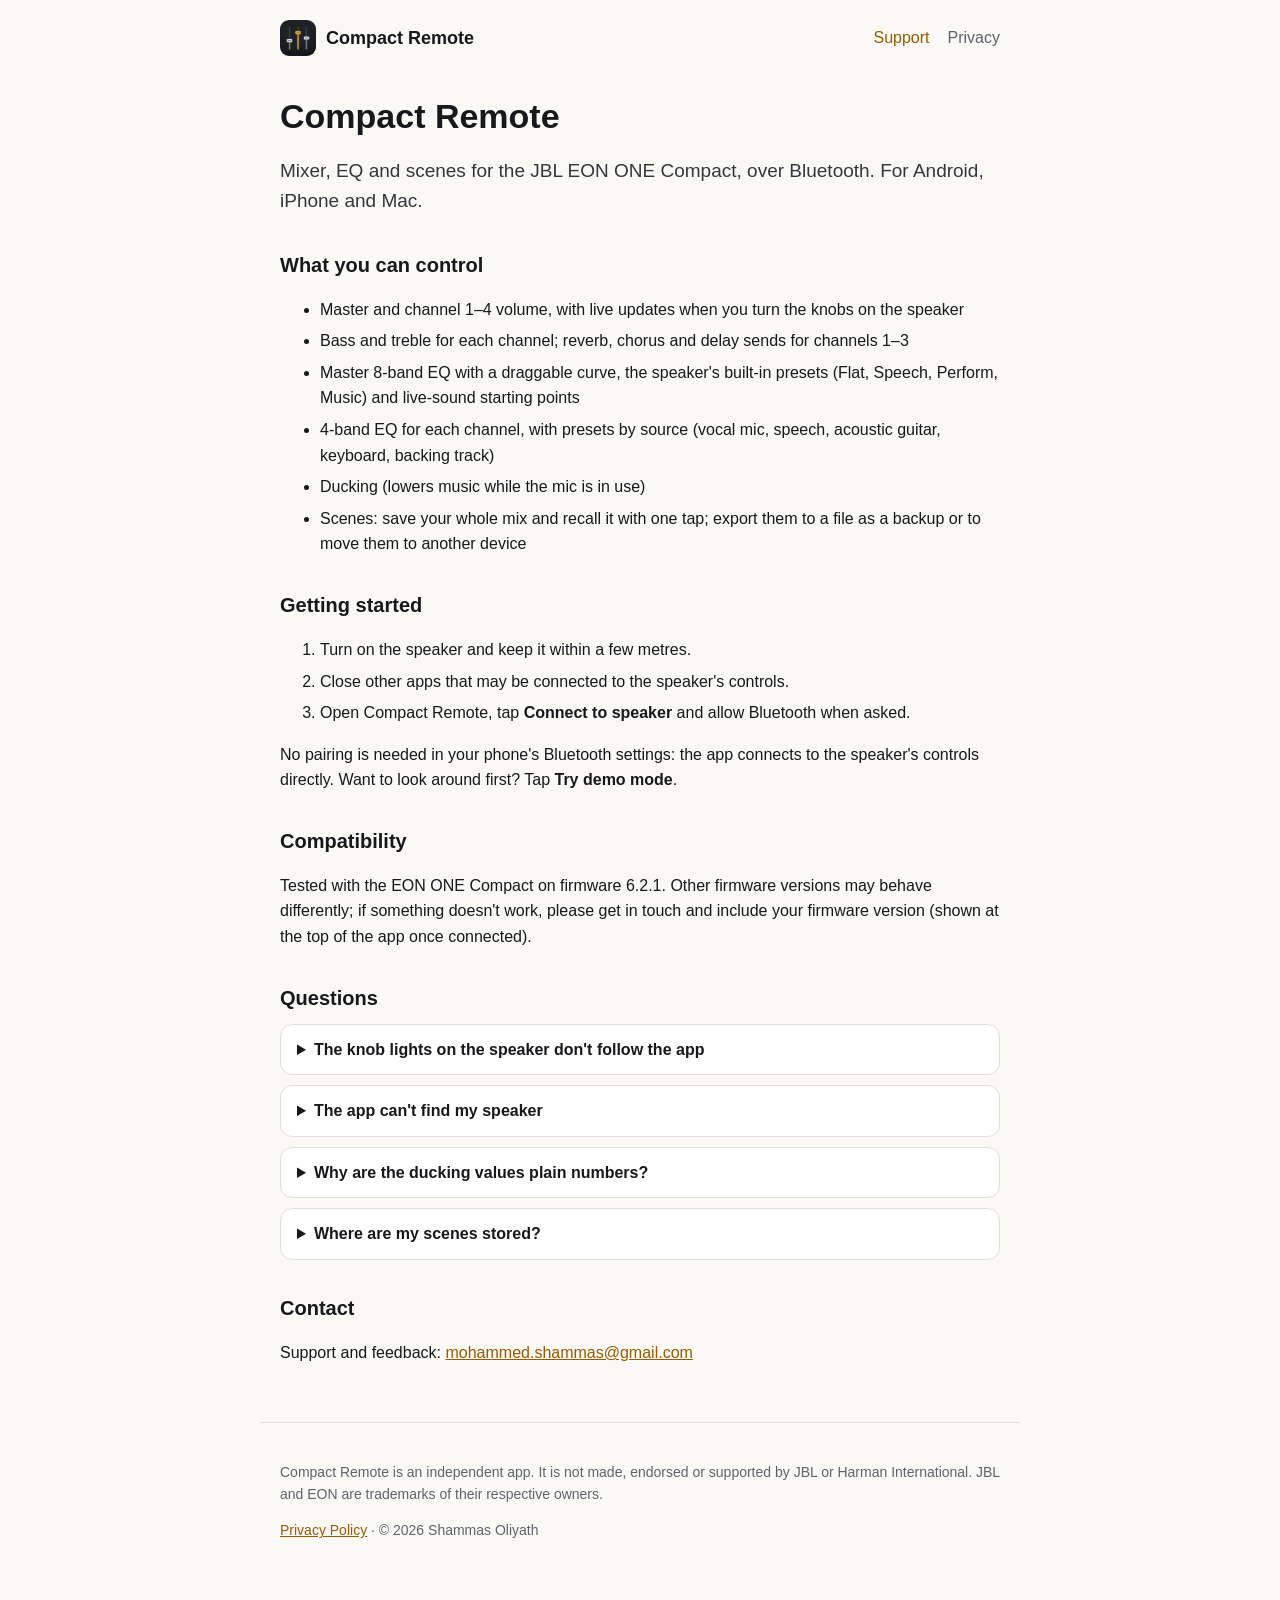
<file: index.html>
<!doctype html>
<html lang="en">
<head>
<meta charset="utf-8">
<meta name="viewport" content="width=device-width, initial-scale=1">
<title>Compact Remote · Support</title>
<meta name="description" content="Compact Remote: mixer, EQ and scenes for the JBL EON ONE Compact speaker over Bluetooth.">
<link rel="icon" href="icon.png">
<link rel="stylesheet" href="style.css">
</head>
<body>
<header class="top">
  <a class="brand" href="index.html"><img src="icon.png" alt="" width="36" height="36">Compact Remote</a>
  <nav><a href="index.html" aria-current="page">Support</a><a href="privacy.html">Privacy</a></nav>
</header>
<main>
  <h1>Compact Remote</h1>
  <p class="lead">Mixer, EQ and scenes for the JBL EON ONE Compact, over Bluetooth. For Android, iPhone and Mac.</p>

  <h2>What you can control</h2>
  <ul>
    <li>Master and channel 1–4 volume, with live updates when you turn the knobs on the speaker</li>
    <li>Bass and treble for each channel; reverb, chorus and delay sends for channels 1–3</li>
    <li>Master 8-band EQ with a draggable curve, the speaker's built-in presets (Flat, Speech, Perform, Music) and live-sound starting points</li>
    <li>4-band EQ for each channel, with presets by source (vocal mic, speech, acoustic guitar, keyboard, backing track)</li>
    <li>Ducking (lowers music while the mic is in use)</li>
    <li>Scenes: save your whole mix and recall it with one tap; export them to a file as a backup or to move them to another device</li>
  </ul>

  <h2>Getting started</h2>
  <ol>
    <li>Turn on the speaker and keep it within a few metres.</li>
    <li>Close other apps that may be connected to the speaker's controls.</li>
    <li>Open Compact Remote, tap <strong>Connect to speaker</strong> and allow Bluetooth when asked.</li>
  </ol>
  <p>No pairing is needed in your phone's Bluetooth settings: the app connects to the speaker's controls directly. Want to look around first? Tap <strong>Try demo mode</strong>.</p>

  <h2>Compatibility</h2>
  <p>Tested with the EON ONE Compact on firmware 6.2.1. Other firmware versions may behave differently; if something doesn't work, please get in touch and include your firmware version (shown at the top of the app once connected).</p>

  <h2>Questions</h2>
  <details>
    <summary>The knob lights on the speaker don't follow the app</summary>
    <p>The speaker's lit knob rings show whichever channel is picked with the <strong>CH SELECT</strong> button on the speaker. The app's changes still apply to the right channel; the speaker doesn't let apps change which channel its panel shows.</p>
  </details>
  <details>
    <summary>The app can't find my speaker</summary>
    <p>Check that the speaker is on and nearby, that Bluetooth is on, and that the app has Bluetooth permission (on Android: “Nearby devices”). Only one app can control the speaker at a time, so close other controller apps or disconnect other devices running Compact Remote.</p>
  </details>
  <details>
    <summary>Why are the ducking values plain numbers?</summary>
    <p>The speaker doesn't report what its ducking values mean in decibels or seconds, so the app shows the speaker's own numbers. Adjust them by ear.</p>
  </details>
  <details>
    <summary>Where are my scenes stored?</summary>
    <p>On your device only. They aren't synced between devices, and they're removed if you delete the app. To keep a backup or move them to another phone, tablet or Mac, use <strong>Export scenes</strong> on the Scenes screen, then <strong>Import</strong> on the other device.</p>
  </details>

  <h2>Contact</h2>
  <p>Support and feedback: <a href="mailto:mohammed.shammas@gmail.com">mohammed.shammas@gmail.com</a></p>
</main>
<footer>
  <p>Compact Remote is an independent app. It is not made, endorsed or supported by JBL or Harman International. JBL and EON are trademarks of their respective owners.</p>
  <p><a href="privacy.html">Privacy Policy</a> · © 2026 Shammas Oliyath</p>
</footer>
</body>
</html>
</file>
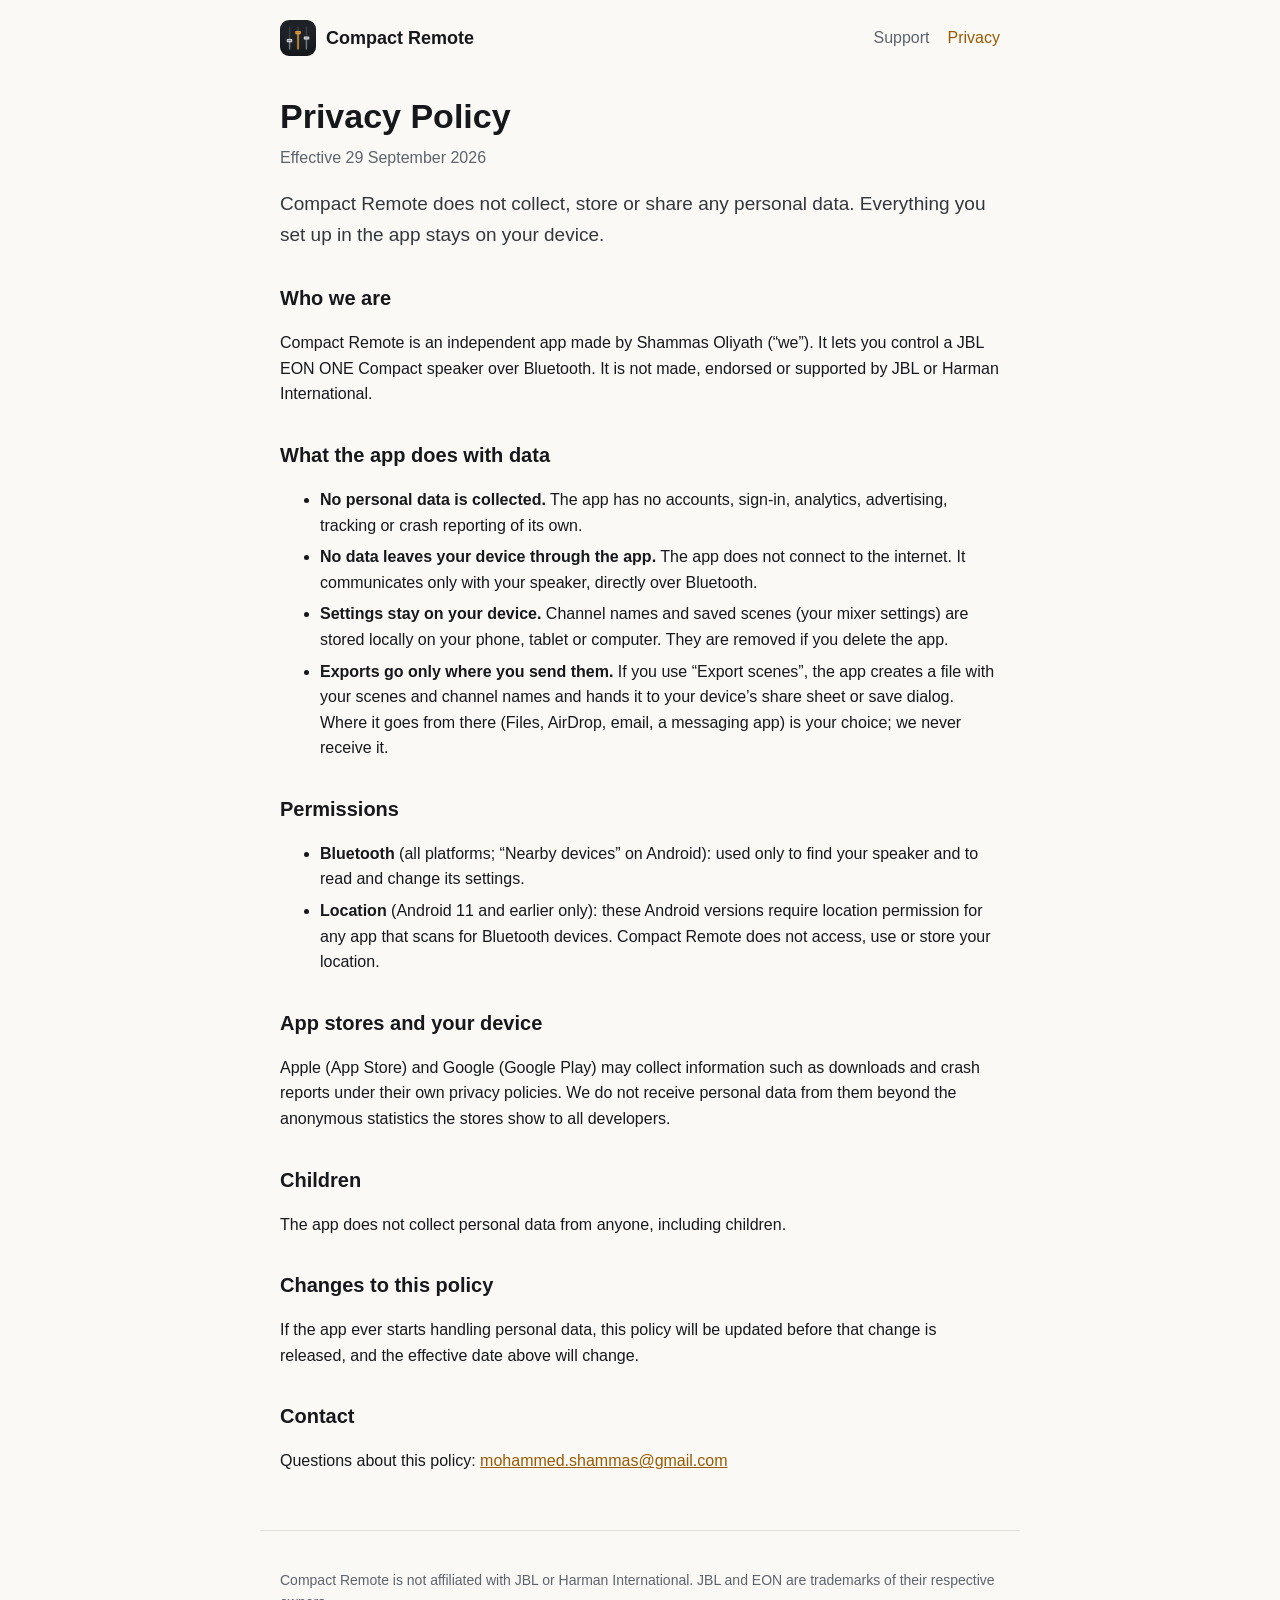
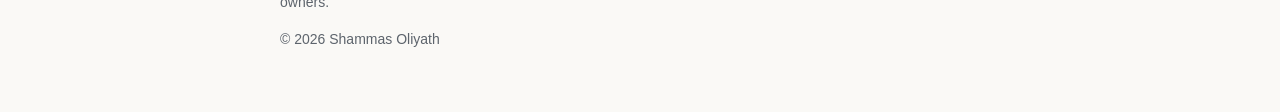
<file: privacy.html>
<!doctype html>
<html lang="en">
<head>
<meta charset="utf-8">
<meta name="viewport" content="width=device-width, initial-scale=1">
<title>Privacy Policy · Compact Remote</title>
<meta name="description" content="Privacy policy for the Compact Remote app.">
<link rel="icon" href="icon.png">
<link rel="stylesheet" href="style.css">
</head>
<body>
<header class="top">
  <a class="brand" href="index.html"><img src="icon.png" alt="" width="36" height="36">Compact Remote</a>
  <nav><a href="index.html">Support</a><a href="privacy.html" aria-current="page">Privacy</a></nav>
</header>
<main>
  <h1>Privacy Policy</h1>
  <p class="meta">Effective 29 September 2026</p>

  <p class="lead">Compact Remote does not collect, store or share any personal data. Everything you set up in the app stays on your device.</p>

  <h2>Who we are</h2>
  <p>Compact Remote is an independent app made by Shammas Oliyath (“we”). It lets you control a JBL EON ONE Compact speaker over Bluetooth. It is not made, endorsed or supported by JBL or Harman International.</p>

  <h2>What the app does with data</h2>
  <ul>
    <li><strong>No personal data is collected.</strong> The app has no accounts, sign-in, analytics, advertising, tracking or crash reporting of its own.</li>
    <li><strong>No data leaves your device through the app.</strong> The app does not connect to the internet. It communicates only with your speaker, directly over Bluetooth.</li>
    <li><strong>Settings stay on your device.</strong> Channel names and saved scenes (your mixer settings) are stored locally on your phone, tablet or computer. They are removed if you delete the app.</li>
    <li><strong>Exports go only where you send them.</strong> If you use “Export scenes”, the app creates a file with your scenes and channel names and hands it to your device’s share sheet or save dialog. Where it goes from there (Files, AirDrop, email, a messaging app) is your choice; we never receive it.</li>
  </ul>

  <h2>Permissions</h2>
  <ul>
    <li><strong>Bluetooth</strong> (all platforms; “Nearby devices” on Android): used only to find your speaker and to read and change its settings.</li>
    <li><strong>Location</strong> (Android 11 and earlier only): these Android versions require location permission for any app that scans for Bluetooth devices. Compact Remote does not access, use or store your location.</li>
  </ul>

  <h2>App stores and your device</h2>
  <p>Apple (App Store) and Google (Google Play) may collect information such as downloads and crash reports under their own privacy policies. We do not receive personal data from them beyond the anonymous statistics the stores show to all developers.</p>

  <h2>Children</h2>
  <p>The app does not collect personal data from anyone, including children.</p>

  <h2>Changes to this policy</h2>
  <p>If the app ever starts handling personal data, this policy will be updated before that change is released, and the effective date above will change.</p>

  <h2>Contact</h2>
  <p>Questions about this policy: <a href="mailto:mohammed.shammas@gmail.com">mohammed.shammas@gmail.com</a></p>
</main>
<footer>
  <p>Compact Remote is not affiliated with JBL or Harman International. JBL and EON are trademarks of their respective owners.</p>
  <p>© 2026 Shammas Oliyath</p>
</footer>
</body>
</html>
</file>
<file: style.css>
:root {
  --ground: #0e1012; --panel: #171a1e; --line: #23282e;
  --text: #e8eaed; --soft: #c9ced4; --muted: #9aa3ad; --accent: #f2a93b;
}
@media (prefers-color-scheme: light) {
  :root { --ground: #faf9f6; --panel: #ffffff; --line: #e3e0da; --text: #16181b; --soft: #33373c; --muted: #5d646c; --accent: #9a5a00; }
}
* { box-sizing: border-box; }
body {
  margin: 0; background: var(--ground); color: var(--text);
  font: 16px/1.6 -apple-system, BlinkMacSystemFont, "Segoe UI", "Helvetica Neue", sans-serif;
}
a { color: var(--accent); }
.top {
  max-width: 760px; margin: 0 auto; padding: 20px 20px 0;
  display: flex; align-items: center; justify-content: space-between; gap: 16px; flex-wrap: wrap;
}
.brand { display: flex; align-items: center; gap: 10px; color: var(--text); text-decoration: none; font-weight: 700; font-size: 18px; }
.brand img { border-radius: 9px; }
nav { display: flex; gap: 18px; }
nav a { color: var(--muted); text-decoration: none; font-weight: 500; }
nav a[aria-current="page"] { color: var(--accent); }
main { max-width: 760px; margin: 0 auto; padding: 8px 20px 40px; }
h1 { font-size: 34px; line-height: 1.2; margin: 32px 0 8px; }
h2 { font-size: 20px; margin: 32px 0 8px; }
.meta { color: var(--muted); margin-top: 0; }
.lead { font-size: 19px; color: var(--soft); }
li { margin: 6px 0; }
details { background: var(--panel); border: 1px solid var(--line); border-radius: 12px; padding: 12px 16px; margin: 10px 0; }
summary { cursor: pointer; font-weight: 600; }
details p { color: var(--soft); margin-bottom: 0; }
footer { max-width: 760px; margin: 0 auto; padding: 24px 20px 48px; border-top: 1px solid var(--line); color: var(--muted); font-size: 14px; }
</file>
